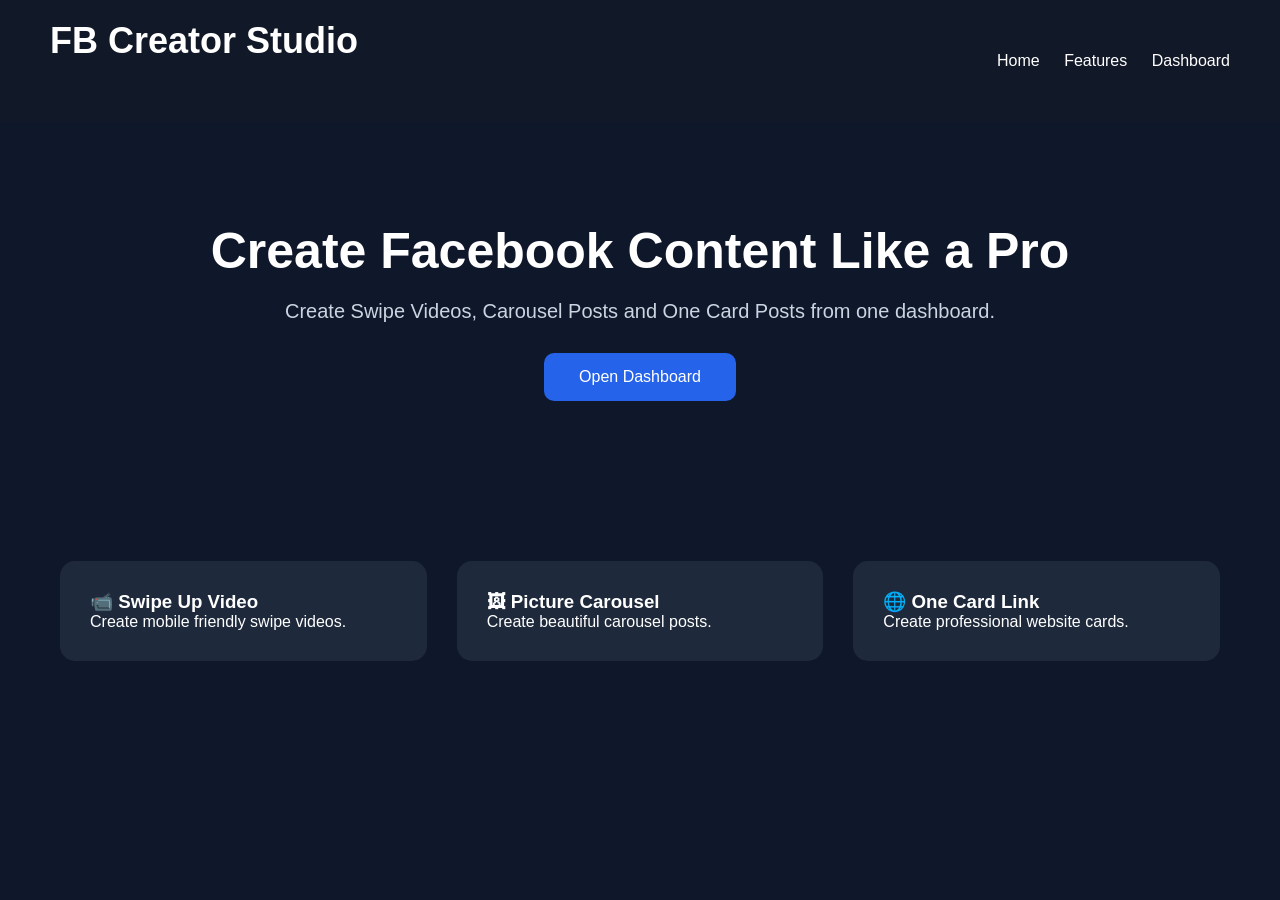
<file: website/index.html>
<!DOCTYPE html>
<html lang="en">

<head>

<meta charset="UTF-8">

<meta name="viewport" content="width=device-width, initial-scale=1.0">

<title>Farhan V2</title>

<link rel="stylesheet" href="assets/css/style.css">

</head>

<body>

<header>

<div class="logo">

<h2>FB Creator Studio</h2>

</div>

<nav>

<a href="#">Home</a>

<a href="#">Features</a>

<a href="dashboard.html">Dashboard</a>

</nav>

</header>

<section class="hero">

<h1>Create Facebook Content Like a Pro</h1>

<p>
Create Swipe Videos, Carousel Posts and One Card Posts from one dashboard.
</p>

<a href="dashboard.html" class="btn">

Open Dashboard

</a>

</section>

<section class="cards">

<div class="card">

<h3>📹 Swipe Up Video</h3>

<p>Create mobile friendly swipe videos.</p>

</div>

<div class="card">

<h3>🖼 Picture Carousel</h3>

<p>Create beautiful carousel posts.</p>

</div>

<div class="card">

<h3>🌐 One Card Link</h3>

<p>Create professional website cards.</p>

</div>

</section>

</body>

</html>
</file>
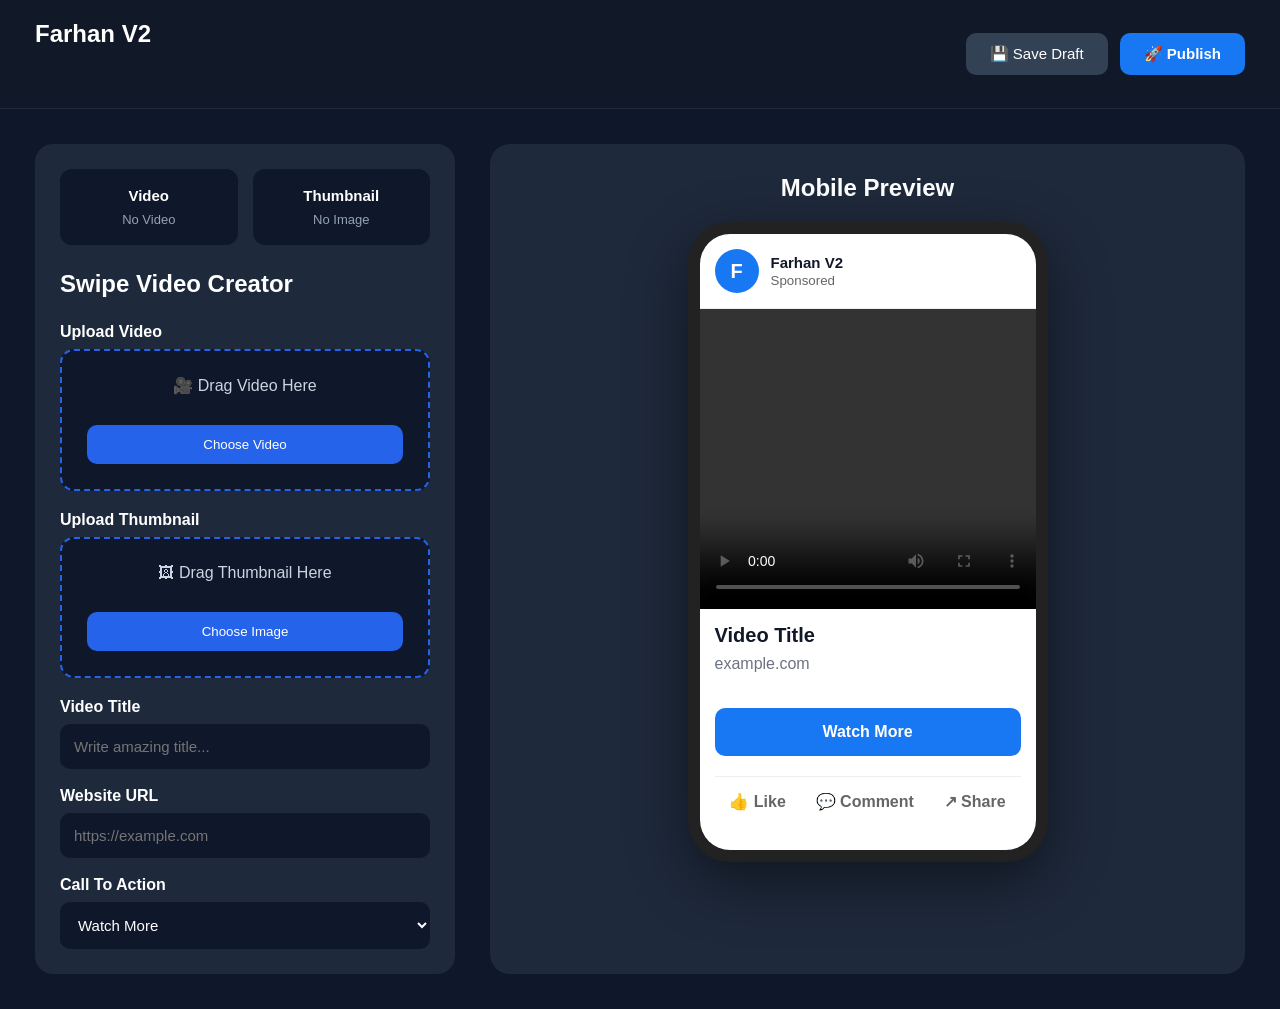
<file: website/modules/swipe-video/index.html>
<!DOCTYPE html>
<html lang="en">
<head>

<meta charset="UTF-8">
<meta name="viewport" content="width=device-width, initial-scale=1.0">

<title>Swipe Video Creator</title>

<link rel="stylesheet" href="../../assets/css/style.css">
<link rel="stylesheet" href="swipe.css">

</head>

<body>

<div class="topbar">

<div class="logo">
<h2>Farhan V2</h2>
</div>

<div class="top-actions">

<button id="draftBtn" class="secondary-btn">
💾 Save Draft
</button>

<button id="publishBtn" class="primary-btn">
🚀 Publish
</button>

</div>

</div>

<div class="editor">

<!-- LEFT PANEL -->

<div class="left-panel">

<div class="editor-info">

<div class="info-box">
<h3>Video</h3>
<p id="videoStatus">No Video</p>
</div>

<div class="info-box">
<h3>Thumbnail</h3>
<p id="thumbStatus">No Image</p>
</div>

</div>

<h2>Swipe Video Creator</h2>

<label>Upload Video</label>

<div class="upload-box">

<input
type="file"
id="videoInput"
accept="video/*"
hidden>

<p>🎥 Drag Video Here</p>

<button
type="button"
onclick="document.getElementById('videoInput').click()">

Choose Video

</button>

</div>

<label>Upload Thumbnail</label>

<div class="upload-box">

<input
type="file"
id="thumbInput"
accept="image/*"
hidden>

<p>🖼 Drag Thumbnail Here</p>

<button
type="button"
onclick="document.getElementById('thumbInput').click()">

Choose Image

</button>

</div>

<label>Video Title</label>

<input
type="text"
id="titleInput"
placeholder="Write amazing title...">

<label>Website URL</label>

<input
type="url"
id="urlInput"
placeholder="https://example.com">

<label>Call To Action</label>

<select id="ctaInput">

<option>Watch More</option>
<option>Learn More</option>
<option>Shop Now</option>
<option>Visit Website</option>
<option>Download</option>

</select>

</div>

<!-- RIGHT PANEL -->

<div class="right-panel">
    
<h2>Mobile Preview</h2>

<div class="phone-frame">

    <div class="fb-post">

        <!-- Facebook Header -->

        <div class="fb-header">

            <div class="fb-avatar">
                F
            </div>

            <div class="fb-page">

                <strong id="pageName">
                    Farhan V2
                </strong>

                <small>
                    Sponsored
                </small>

            </div>

        </div>

        <!-- Video Area -->

        <div class="fb-video">

            <img
                id="thumbPreview"
                hidden>

            <video
                id="videoPreview"
                controls>
            </video>

        </div>

        <!-- Content -->

        <div class="fb-content">

            <h3
                class="fb-title"
                id="titlePreview">

                Video Title

            </h3>

            <p
                class="fb-domain"
                id="urlPreview">

                example.com

            </p>

            <button
                class="fb-btn"
                id="ctaPreview">

                Watch More

            </button>

            <div class="fb-actions">

                <span>👍 Like</span>

                <span>💬 Comment</span>

                <span>↗ Share</span>

            </div>

        </div>

    </div>

</div>

</div>

</div>

<script src="swipe.js"></script>

</body>
</html>
</file>
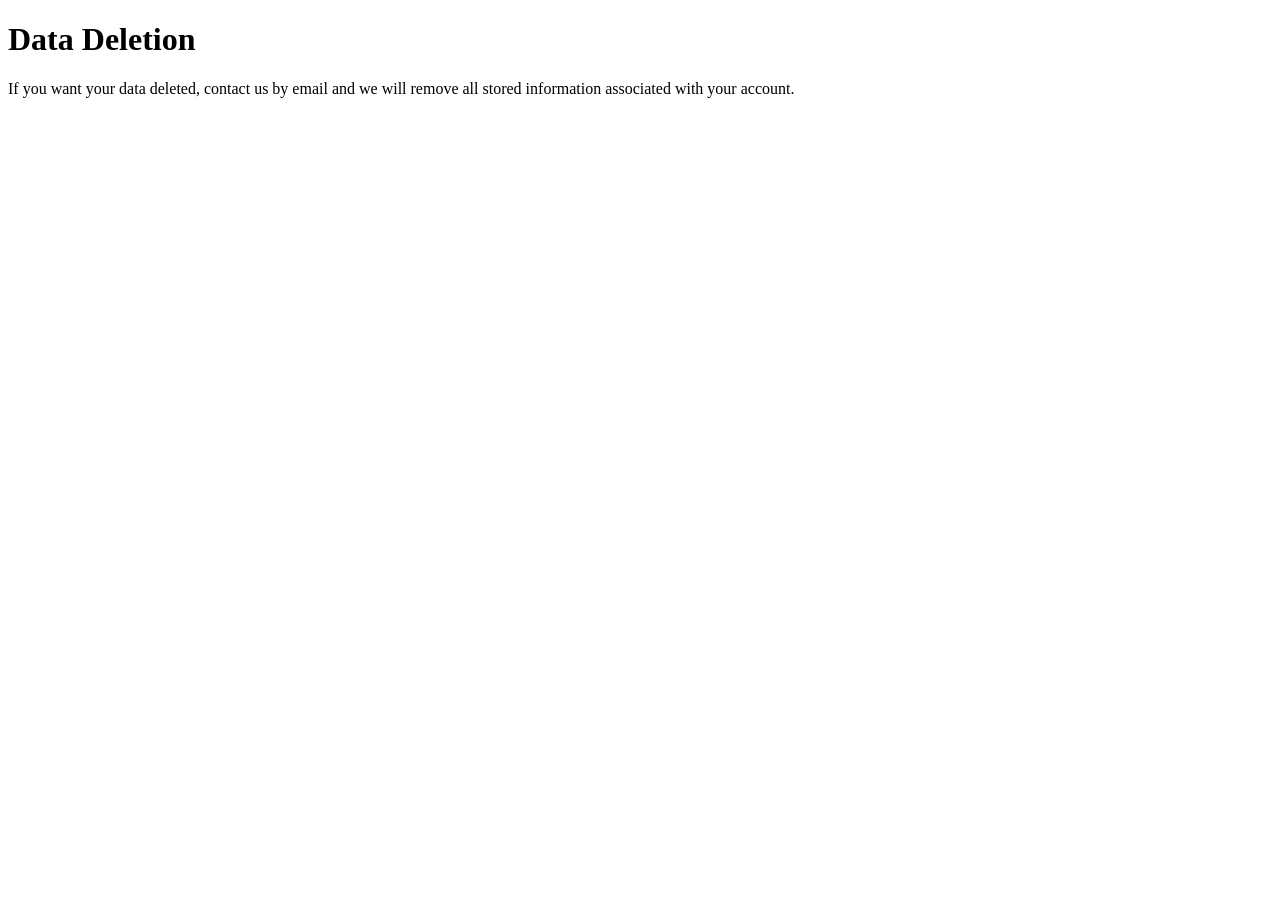
<file: website/delete.html>
<!DOCTYPE html>
<html>
<head>
    <title>Data Deletion</title>
</head>
<body>

<h1>Data Deletion</h1>

<p>
If you want your data deleted, contact us by email and we will remove all stored information associated with your account.
</p>

</body>
</html>
</file>
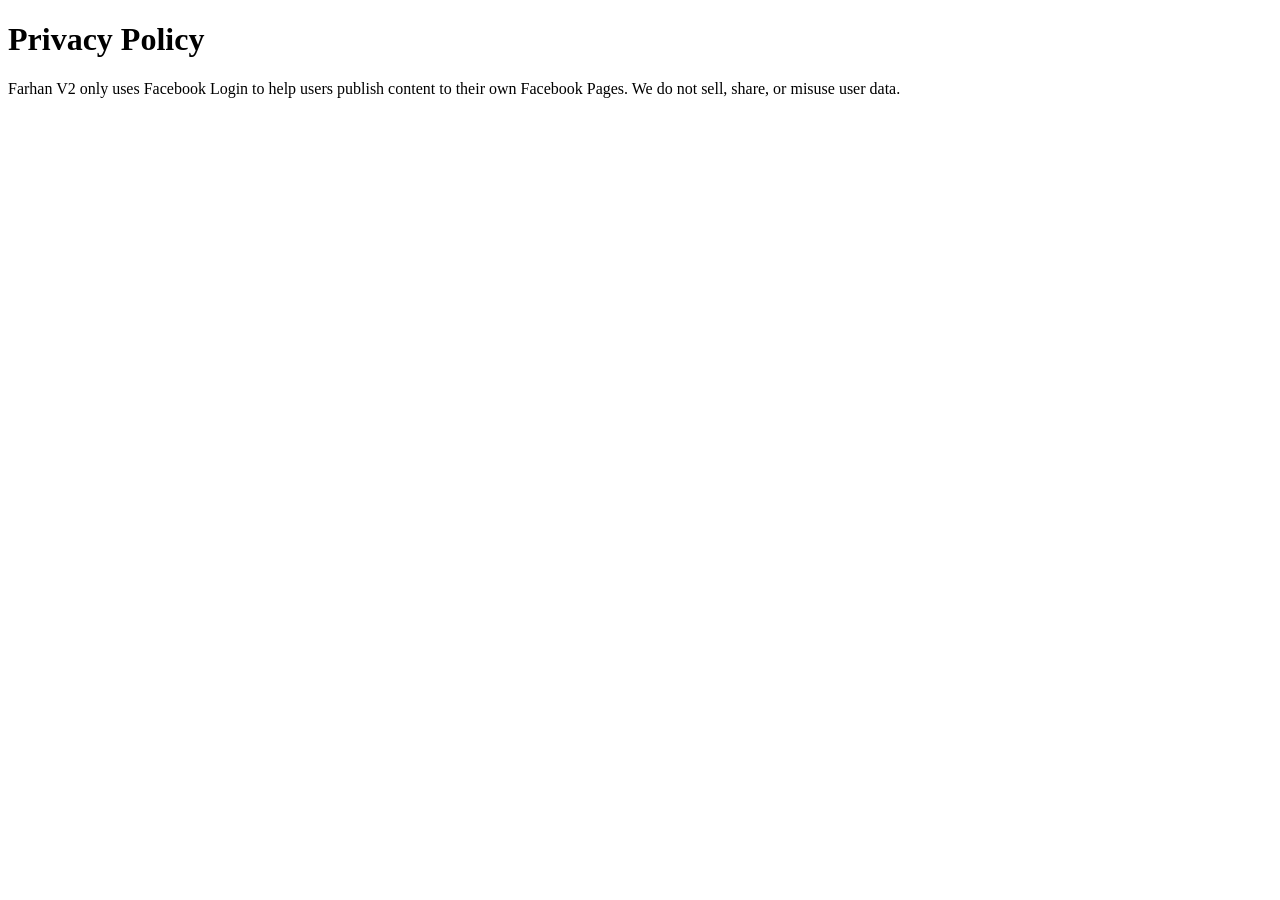
<file: website/privacy.html>
<!DOCTYPE html>
<html>
<head>
    <title>Privacy Policy</title>
</head>
<body>

<h1>Privacy Policy</h1>

<p>
Farhan V2 only uses Facebook Login to help users publish content to their own Facebook Pages.
We do not sell, share, or misuse user data.
</p>

</body>
</html>
</file>
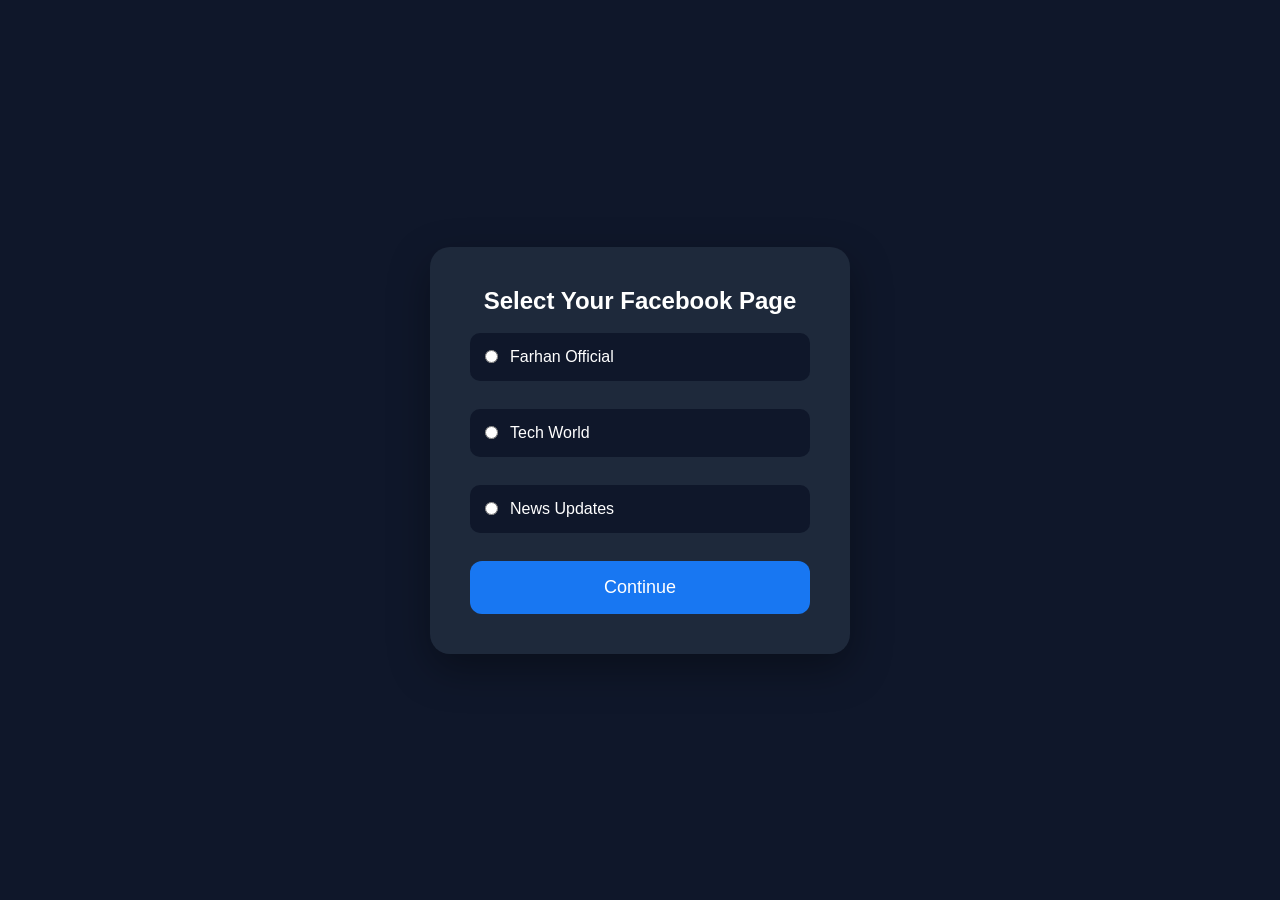
<file: website/pages/my-pages.html>
<!DOCTYPE html>
<html lang="en">

<head>

<meta charset="UTF-8">

<meta name="viewport" content="width=device-width, initial-scale=1.0">

<title>My Pages</title>

<link rel="stylesheet" href="../assets/css/style.css">

</head>

<body>

<div class="login-container">

<div class="login-card">

<h2>Select Your Facebook Page</h2>

<br>

<div class="page-item">

<input type="radio" name="page">

<span>Farhan Official</span>

</div>

<br>

<div class="page-item">

<input type="radio" name="page">

<span>Tech World</span>

</div>

<br>

<div class="page-item">

<input type="radio" name="page">

<span>News Updates</span>

</div>

<br>

<button class="fb-login-btn"
onclick="location.href='../dashboard.html'">

Continue

</button>

</div>

</div>

</body>

</html>
</file>
<file: website/assets/css/style.css>
*{
margin:0;
padding:0;
box-sizing:border-box;
font-family:Arial,sans-serif;
}

body{
background:#0f172a;
color:white;
}

header{
display:flex;
justify-content:space-between;
align-items:center;
padding:20px 50px;
background:#111827;
}

nav a{
color:white;
text-decoration:none;
margin-left:20px;
}

.hero{
text-align:center;
padding:100px 20px;
}

.hero h1{
font-size:50px;
margin-bottom:20px;
}

.hero p{
font-size:20px;
color:#cbd5e1;
margin-bottom:30px;
}

.btn{
display:inline-block;
background:#2563eb;
padding:15px 35px;
border-radius:10px;
color:white;
text-decoration:none;
}

.cards{
display:grid;
grid-template-columns:repeat(auto-fit,minmax(250px,1fr));
gap:30px;
padding:60px;
}

.card{
background:#1e293b;
padding:30px;
border-radius:15px;
transition:.3s;
}

.card:hover{
transform:translateY(-8px);
background:#334155;
}
/* ===========================
   DASHBOARD
=========================== */

.sidebar{
position:fixed;
left:0;
top:0;
width:250px;
height:100vh;
background:#111827;
padding:25px;
}

.logo{
font-size:24px;
font-weight:bold;
margin-bottom:40px;
}

.sidebar ul{
list-style:none;
}

.sidebar ul li{
padding:15px;
margin-bottom:10px;
border-radius:10px;
cursor:pointer;
transition:.3s;
}

.sidebar ul li:hover,
.sidebar ul li.active{
background:#2563eb;
}

.main{
margin-left:250px;
padding:30px;
}

.main header{
display:flex;
justify-content:space-between;
align-items:center;
margin-bottom:30px;
background:none;
padding:0;
}

.connect{
background:#1e293b;
padding:30px;
border-radius:15px;
margin-bottom:30px;
}

.connect button{
background:#2563eb;
border:none;
padding:14px 25px;
color:#fff;
border-radius:10px;
cursor:pointer;
margin-top:15px;
}

.pages{
background:#1e293b;
padding:30px;
border-radius:15px;
margin-bottom:30px;
}

.page-box{
margin-top:20px;
padding:20px;
background:#0f172a;
border-radius:10px;
}

.tools{
display:grid;
grid-template-columns:repeat(auto-fit,minmax(220px,1fr));
gap:20px;
}

.tool{
background:#1e293b;
padding:30px;
border-radius:15px;
text-align:center;
transition:.3s;
cursor:pointer;
}

.tool:hover{
background:#2563eb;
transform:translateY(-6px);
}

.tool h3{
margin-top:15px;
}
.fb-user{
display:flex;
align-items:center;
gap:20px;
}

.avatar{
width:70px;
height:70px;
border-radius:50%;
}

.page-list{
margin-top:20px;
}

.page-item{
background:#111827;
padding:15px;
border-radius:10px;
margin-bottom:15px;
display:flex;
align-items:center;
gap:15px;
}

.continue-btn{
margin-top:20px;
padding:15px 30px;
border:none;
border-radius:10px;
background:#2563eb;
color:#fff;
cursor:pointer;
font-size:16px;
}
/* ===========================
   LOGIN PAGE
=========================== */

.login-container{
height:100vh;
display:flex;
justify-content:center;
align-items:center;
background:#0f172a;
}

.login-card{
width:420px;
background:#1e293b;
padding:40px;
border-radius:20px;
text-align:center;
box-shadow:0 15px 40px rgba(0,0,0,.35);
}

.login-card h1{
margin-bottom:15px;
}

.login-card p{
color:#cbd5e1;
margin-bottom:30px;
}

.fb-login-btn{
width:100%;
padding:16px;
background:#1877f2;
border:none;
border-radius:12px;
color:#fff;
font-size:18px;
cursor:pointer;
transition:.3s;
}

.fb-login-btn:hover{
transform:translateY(-2px);
background:#166fe5;
}
.page-item{
display:flex;
align-items:center;
gap:12px;
padding:15px;
background:#0f172a;
border-radius:10px;
margin-bottom:10px;
cursor:pointer;
}

.page-item:hover{
background:#172554;
}
/* ===========================
   SWIPE VIDEO EDITOR
=========================== */

.editor{
display:grid;
grid-template-columns:420px 1fr;
gap:30px;
padding:40px;
}

.left-panel{
background:#1e293b;
padding:30px;
border-radius:20px;
}

.left-panel h2{
margin-bottom:25px;
}

.left-panel label{
display:block;
margin-top:20px;
margin-bottom:8px;
font-weight:600;
}

.left-panel input,
.left-panel select{
width:100%;
padding:14px;
border:none;
border-radius:10px;
background:#0f172a;
color:#fff;
font-size:15px;
}

.left-panel button{
width:100%;
margin-top:18px;
}

.right-panel{
background:#1e293b;
border-radius:20px;
padding:30px;
display:flex;
flex-direction:column;
align-items:center;
}

.phone-preview{
width:320px;
height:620px;
background:#111827;
border-radius:35px;
margin-top:25px;
display:flex;
align-items:center;
justify-content:center;
color:#94a3b8;
border:8px solid #374151;
font-size:18px;
}

@media(max-width:900px){

.editor{

grid-template-columns:1fr;

}

.phone-preview{

width:100%;

max-width:320px;

}

}
.upload-box{
background:#0f172a;
border:2px dashed #3b82f6;
padding:25px;
border-radius:14px;
text-align:center;
margin-bottom:20px;
transition:.3s;
}

.upload-box:hover{
border-color:#60a5fa;
background:#111827;
}

.upload-box button{
margin-top:15px;
padding:12px 20px;
background:#2563eb;
color:#fff;
border:none;
border-radius:10px;
cursor:pointer;
}

.upload-box p{
color:#cbd5e1;
margin:0;
}
/* TOP BAR */

.topbar{
display:flex;
justify-content:space-between;
align-items:center;
padding:20px 40px;
background:#111827;
border-bottom:1px solid #374151;
}

.top-actions{
display:flex;
gap:12px;
}

.primary-btn,
.secondary-btn{
padding:12px 20px;
border:none;
border-radius:10px;
cursor:pointer;
font-size:15px;
}

.primary-btn{
background:#2563eb;
color:#fff;
}

.secondary-btn{
background:#374151;
color:#fff;
}
</file>
<file: website/modules/swipe-video/swipe.css>
/* ===========================
   FARHAN V2 - SWIPE VIDEO V4
=========================== */

*{
margin:0;
padding:0;
box-sizing:border-box;
font-family:Arial,Helvetica,sans-serif;
}

body{
background:#0f172a;
color:#fff;
}

/* TOP BAR */

.topbar{
display:flex;
justify-content:space-between;
align-items:center;
padding:20px 35px;
background:#111827;
border-bottom:1px solid #1f2937;
}

.logo h2{
font-size:24px;
}

.top-actions{
display:flex;
gap:12px;
}

.primary-btn{
background:#1877f2;
color:#fff;
border:none;
padding:12px 24px;
border-radius:10px;
cursor:pointer;
font-weight:bold;
}

.secondary-btn{
background:#334155;
color:#fff;
border:none;
padding:12px 24px;
border-radius:10px;
cursor:pointer;
}

/* MAIN */

.editor{
display:grid;
grid-template-columns:420px 1fr;
gap:35px;
padding:35px;
}

/* LEFT */

.left-panel{
background:#1e293b;
padding:25px;
border-radius:18px;
}

.left-panel h2{
margin-bottom:25px;
}

.left-panel label{
display:block;
margin-top:18px;
margin-bottom:8px;
font-weight:bold;
}

.left-panel input,
.left-panel select{
width:100%;
padding:14px;
border:none;
border-radius:10px;
background:#0f172a;
color:#fff;
outline:none;
}

/* STATUS */

.editor-info{
display:grid;
grid-template-columns:1fr 1fr;
gap:15px;
margin-bottom:25px;
}

.info-box{
background:#0f172a;
padding:18px;
border-radius:12px;
text-align:center;
}

.info-box h3{
font-size:15px;
margin-bottom:8px;
}

.info-box p{
font-size:13px;
color:#94a3b8;
word-break:break-word;
}

/* UPLOAD */

.upload-box{
margin-top:8px;
background:#0f172a;
border:2px dashed #2563eb;
border-radius:14px;
padding:25px;
text-align:center;
}

.upload-box p{
margin-bottom:15px;
color:#cbd5e1;
}

.upload-box button{
background:#2563eb;
color:#fff;
border:none;
padding:12px 20px;
border-radius:10px;
cursor:pointer;
}

/* RIGHT */

.right-panel{
display:flex;
flex-direction:column;
align-items:center;
}

.right-panel h2{
margin-bottom:20px;
}

/* PHONE */

.phone-frame{
width:360px;
height:640px;

background:#000;

border:12px solid #222;

border-radius:42px;

overflow:hidden;

box-shadow:0 20px 60px rgba(0,0,0,.45);

}

/* FACEBOOK */

.fb-post{

background:#fff;

width:100%;
height:100%;

color:#111827;

display:flex;

flex-direction:column;

}

/* HEADER */

.fb-header{

display:flex;

align-items:center;

padding:15px;

border-bottom:1px solid #eee;

}

.fb-avatar{

width:44px;

height:44px;

background:#1877f2;

border-radius:50%;

display:flex;

justify-content:center;

align-items:center;

color:#fff;

font-size:20px;

font-weight:bold;

margin-right:12px;

}

.fb-page strong{

display:block;

font-size:15px;

}

.fb-page small{

color:#666;

}

/* VIDEO */

.fb-video{

background:#000;

height:300px;

display:flex;

justify-content:center;

align-items:center;

overflow:hidden;

}

.fb-video video{

width:100%;

height:100%;

object-fit:cover;

}

.fb-video img{

width:100%;

height:100%;

object-fit:cover;

}

/* CONTENT */

.fb-content{
padding:15px;
flex:1;
display:flex;
flex-direction:column;
}

.fb-title{

font-size:20px;

margin-bottom:8px;

}

.fb-domain{

color:#6b7280;

margin-bottom:20px;

}

.fb-btn{

width:100%;
margin-top:15px;
background:#1877f2;

color:#fff;

border:none;

padding:15px;

border-radius:10px;

font-size:16px;

font-weight:bold;

cursor:pointer;

}

/* ACTIONS */

.fb-actions{

display:flex;

justify-content:space-around;

margin-top:20px;

padding-top:15px;

border-top:1px solid #eee;

color:#666;

font-weight:bold;

}

.fb-actions span{

cursor:pointer;

transition:.3s;

}

.fb-actions span:hover{

color:#1877f2;

}

/* MOBILE */

@media(max-width:1100px){

.editor{

grid-template-columns:1fr;

}

.phone-frame{

width:340px;

height:680px;

}

}
</file>
